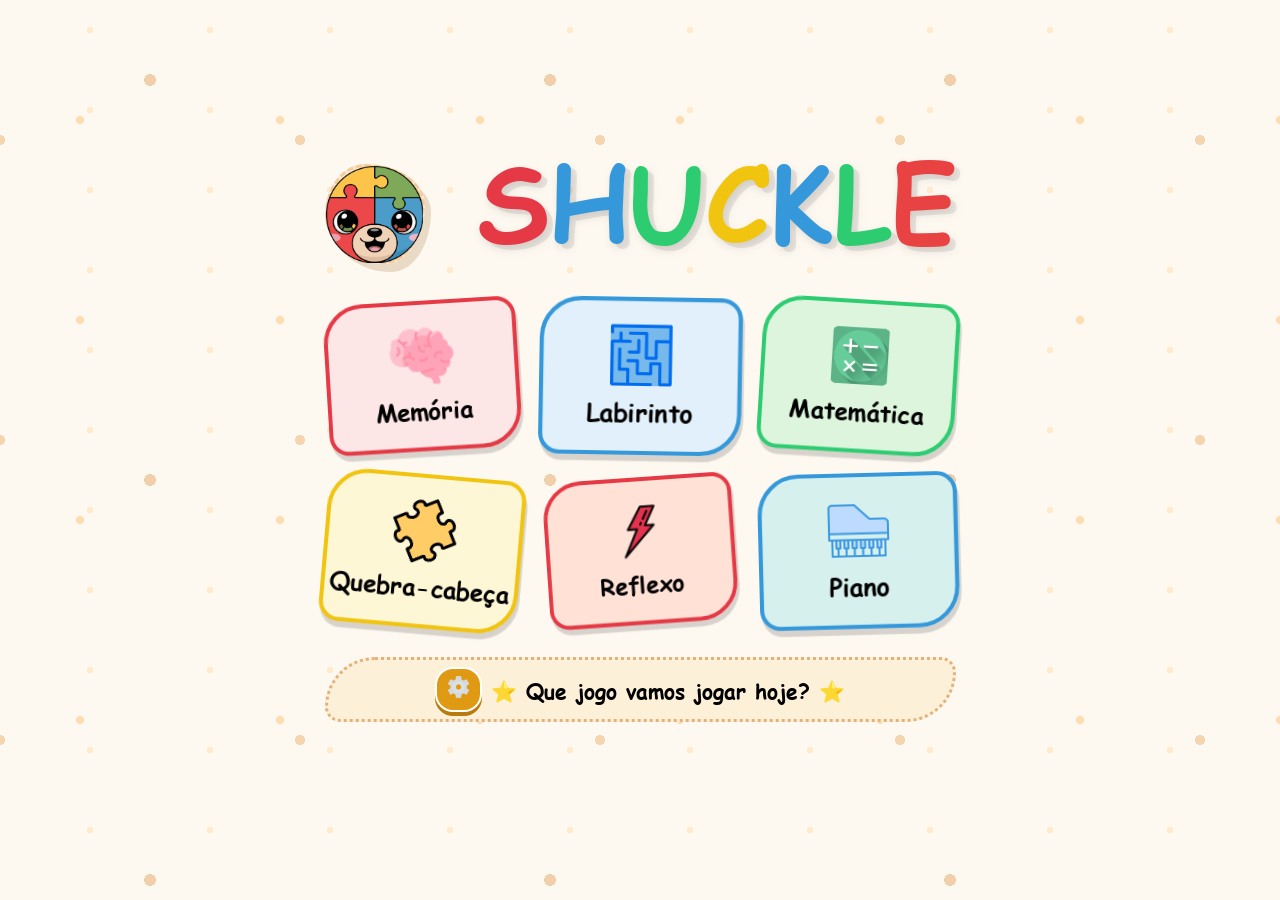
<file: assets/index.html>
<!DOCTYPE html>
<html lang="pt-BR">
<head>
    <meta charset="UTF-8">
    <meta name="viewport" content="width=device-width, initial-scale=1.0, maximum-scale=1.5, user-scalable=yes">
    <link rel="stylesheet" href="css/global.css">
    <link rel="stylesheet" href="css/style.css">
    <title>SHUCKLE</title>
    <style>
    
    </style>
</head>
<body>

    <audio id="bgMusic" loop>
  <source src="../musicas/audio.mp3" type="audio/mpeg">
</audio>

        <!-- TELA INICIAL (sempre visível, mas podemos esconder com JS) -->
        <div id="telaInicial">
            <div class="header">
                <div class="logo-placeholder" id="logoSpot"><img src="../img/Shuckle.png" alt="SHUCKLE" width="97" height="97"><br></div>
                <div class="shuckle-title">
                    <span class="s-letter">S</span><span class="h-letter">H</span><span class="u-letter">U</span><span class="c-letter">C</span><span class="k-letter">K</span><span class="l-letter">L</span><span class="e-letter">E</span>
                </div>
            </div>


            <div class="games-grid" id="menuJogos">
    <div class="game-card" style="--tempo: 2.9s; --atraso: -1s;" data-game="memoria" data-url="../jogos/memoria.html">
    <img src="../img/cerebro.png" alt="Memória" class="card-icon">
    <span>Memória</span>
    </div>
    <div class="game-card" style="--tempo: 2.8s; --atraso: 0.3s;" data-game="labirinto" data-url="../jogos/labirinto.html">
        <img src="../img/labirinto.png" alt="Labirinto" class="card-icon">
        <span>Labirinto</span>
    </div>
    <div class="game-card" style="--tempo: 2.9s; --atraso: -1s;" data-game="matematica" data-url="../jogos/matematica.html">
        <img src="../img/matematica.png" alt="Matemática" class="card-icon">
        <span>Matemática</span>
    </div>
    <div class="game-card" style="--tempo: 2.7s; --atraso: -0.2s;" data-game="quebra" data-url="../jogos/quebra.html">
        <img src="../img/quebra.png" alt="Quebra-cabeça" class="card-icon">
        <span>Quebra-cabeça</span>
    </div>
    <div class="game-card" style="--tempo: 2.8s; --atraso: -0.2s;" data-game="reflexo" data-url="../jogos/reflexo.html">
        <img src="../img/raio.png" alt="Reflexo" class="card-icon">
        <span>Reflexo</span>
    </div>
    <div class="game-card" style="--tempo: 2.84s; --atraso: 0.4s;" data-game="piano" data-url="../jogos/piano.html">
        <img src="../img/piano.png" alt="Piano" class="card-icon">
        <span>Piano</span>
    </div>
</div>
    <div class="message-area" id="messageBox">
        <button class="btn-header" id="btnSettings" onclick="irConfiguracoes()" style="background:#e09913; box-shadow: 0 4px 0 #b87c0d;" title="Configurações">
            <img src="../img/configuracoes.png" alt="Configurações" class="header-icon">
        </button>
    </span>⭐ Que jogo vamos jogar hoje? ⭐</div>
        
    </div>
        <script src="js/script.js"></script>
        <script src="global.js"></script>
        <script src="../audio.js"></script>
        <script>
const music = document.getElementById('bgMusic');


function startMusic() {

    if (!somEstaAtivo()) {
        return;
    }

    music.volume = volumeMusica();

    music.play()

        .then(() => {
            document.removeEventListener('click', startMusic);
            document.removeEventListener('touchstart', startMusic);
            document.removeEventListener('keydown', startMusic);
        })

        .catch(err => {
            console.warn('Não foi possível tocar o áudio:', err);
        });
}

document.addEventListener('click', startMusic);
document.addEventListener('touchstart', startMusic);
document.addEventListener('keydown', startMusic);
        </script>
</body>
</html>
</file>
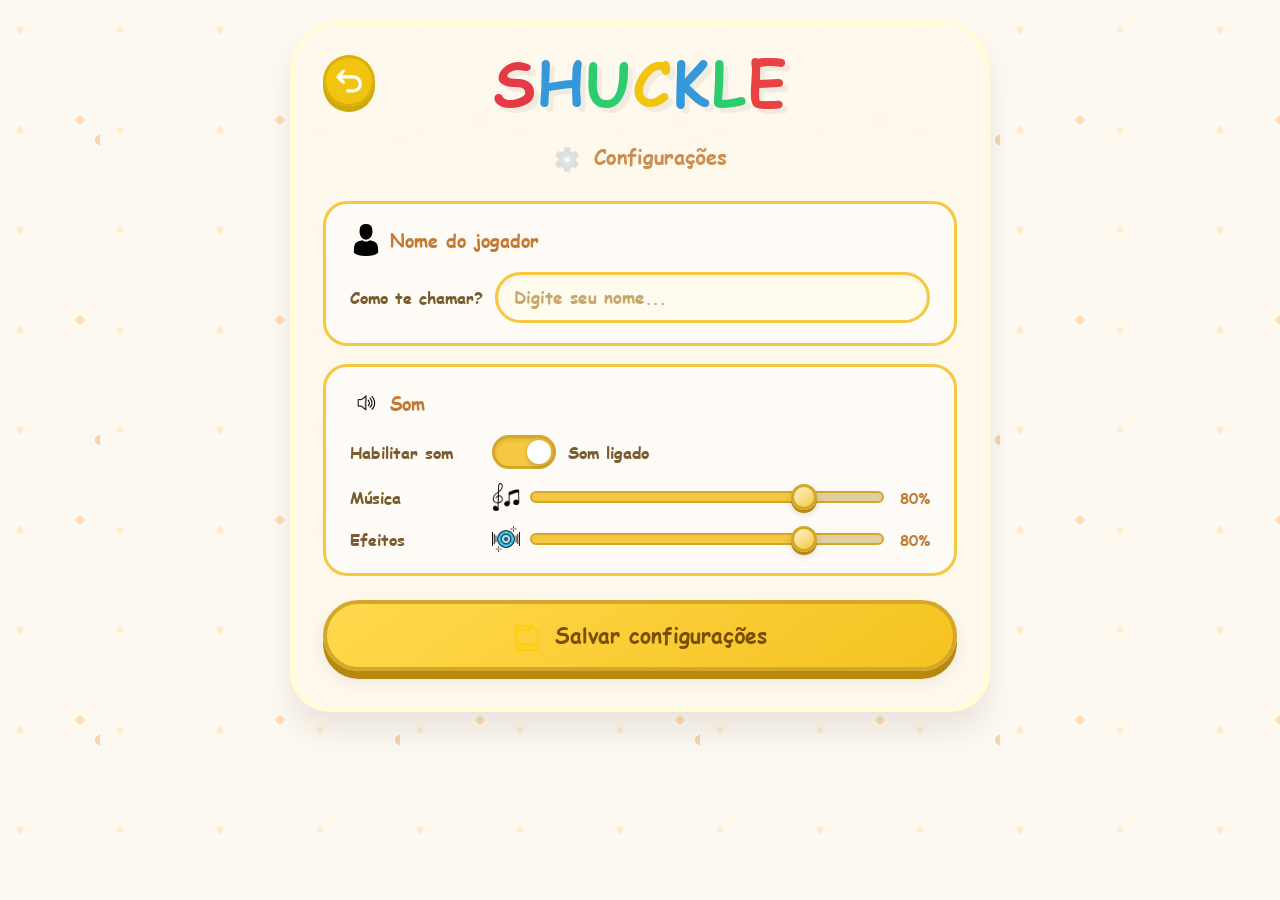
<file: assets/configuracoes.html>
<!DOCTYPE html>
<html lang="pt-BR">
<head>
<meta charset="UTF-8">
<meta name="viewport" content="width=device-width, initial-scale=1.0">
<title>SHUCKLE – Configurações</title>
<style>
/* =====================================================
   GLOBAL
   ===================================================== */
@font-face {
    font-family: 'Comic';
    src: url('../fontes/comicbd.woff2') format('woff2');
    font-weight: normal;
    font-style: normal;
}
* {
    margin: 0; padding: 0;
    box-sizing: border-box;
    font-family: 'Comic', 'Arial', sans-serif;
    -webkit-tap-highlight-color: transparent;
    user-select: none;
    -webkit-user-select: none;
}
body {
    min-height: 100vh;
    background-color: #fdf8f0;
    display: flex;
    justify-content: center;
    align-items: flex-start;
    padding: 20px 10px 40px;
    overflow-x: hidden;
    position: relative;
}
body::before, body::after {
    content: '';
    position: fixed;
    inset: -200px;
    pointer-events: none;
    z-index: 0;
}
body::before {
    background-image:
        radial-gradient(circle at 20px 30px,  #ffeacb 3px, transparent 3px),
        radial-gradient(circle at 80px 120px, #ffddb0 4px, transparent 4px);
    background-size: 100px 100px, 200px 200px;
    animation: driftSlow 18s linear infinite;
}
body::after {
    background-image:
        radial-gradient(circle at 300px 40px,  #f5d5b0 5px, transparent 5px),
        radial-gradient(circle at 450px 280px, #f0cfaa 6px, transparent 6px),
        radial-gradient(circle at 700px 180px, #f5dcc0 7px, transparent 7px);
    background-size: 300px 300px, 400px 400px, 250px 250px;
    animation: driftFast 11s linear infinite;
}
@keyframes driftSlow {
    from { transform: translate(0,0); }
    to   { transform: translate(-200px,-54px); }
}
@keyframes driftFast {
    from { transform: translate(0,0); }
    to   { transform: translate(-300px,-80px); }
}

/* =====================================================
   PAINEL PRINCIPAL
   ===================================================== */
.main-panel {
    position: relative;
    z-index: 1;
    background-color: rgba(255,248,235,0.88);
    backdrop-filter: blur(4px);
    border-radius: 50px 50px 40px 40px;
    box-shadow: 0 20px 30px rgba(0,0,0,0.08), inset 0 2px 5px rgba(255,255,255,0.8);
    width: 700px;
    max-width: 98%;
    padding: 24px 28px 36px;
    border: 5px solid rgba(255,255,200,0.6);
    animation: panelIn 0.4s cubic-bezier(0.34,1.3,0.64,1) both;
}
@keyframes panelIn {
    from { opacity:0; transform: translateY(24px) scale(0.97); }
    to   { opacity:1; transform: translateY(0) scale(1); }
}

/* =====================================================
   HEADER
   ===================================================== */
.header {
    display: flex;
    align-items: center;
    justify-content: center;
    position: relative;
    margin-bottom: 28px;
    min-height: 64px;
}
.shuckle-title {
    font-size: 3.8rem;
    font-weight: 800;
    line-height: 1;
    text-shadow: 5px 5px 0 rgba(0,0,0,0.05);
    letter-spacing: 2px;
}
.s-letter { color: #e63946; }
.h-letter { color: #3498db; }
.u-letter { color: #2ecc71; }
.c-letter { color: #f1c40f; }
.k-letter { color: #3498db; }
.l-letter { color: #2ecc71; }
.e-letter { color: #e84342; }

.btn-back {
    position: absolute;
    left: 0;
    width: 52px; height: 52px;
    border-radius: 50%;
    border: 3px solid rgba(0,0,0,0.1);
    background: #f1c40f;
    cursor: pointer;
    display: flex; align-items: center; justify-content: center;
    font-size: 1.4rem;
    box-shadow: 0 5px 0 #cfa80b;
    transition: transform 0.15s, box-shadow 0.15s;
}
.btn-back:hover  { transform: translateY(-3px); box-shadow: 0 8px 0 #d8b219; }
.btn-back:active { transform: translateY(2px);  box-shadow: 0 2px 0 #f1c40f; }

/* =====================================================
   SUBTÍTULO DA PÁGINA
   ===================================================== */
.page-subtitle {
    text-align: center;
    font-size: 1.25rem;
    color: #c47a35;
    margin-bottom: 28px;
    opacity: 0.85;
}

/* =====================================================
   SEÇÕES
   ===================================================== */
.section {
    background: rgba(255,255,255,0.55);
    border: 3px solid #f5c842;
    border-radius: 24px;
    padding: 20px 24px;
    margin-bottom: 18px;
    animation: sectionIn 0.4s ease both;
}
.section:nth-child(1) { animation-delay: 0.05s; }
.section:nth-child(2) { animation-delay: 0.10s; }
.section:nth-child(3) { animation-delay: 0.15s; }
.section:nth-child(4) { animation-delay: 0.20s; }
@keyframes sectionIn {
    from { opacity:0; transform: translateX(-12px); }
    to   { opacity:1; transform: translateX(0); }
}

.section-title {
    font-size: 1.15rem;
    font-weight: 800;
    color: #c47a35;
    margin-bottom: 16px;
    display: flex;
    align-items: center;
    gap: 8px;
}
.section-title .icon {
    font-size: 1.4rem;
    line-height: 1;
}

/* =====================================================
   LINHAS DE CONFIGURAÇÃO
   ===================================================== */
.config-row {
    display: flex;
    align-items: center;
    gap: 12px;
    margin-bottom: 14px;
}
.config-row:last-child { margin-bottom: 0; }

.config-label {
    font-size: 1rem;
    color: #7a5c30;
    min-width: 130px;
    flex-shrink: 0;
}

/* =====================================================
   SLIDER DE VOLUME
   ===================================================== */
.volume-wrap {
    display: flex;
    align-items: center;
    gap: 10px;
    flex: 1;
}
.vol-icon { font-size: 1.3rem; flex-shrink: 0; }

input[type="range"] {
    -webkit-appearance: none;
    appearance: none;
    flex: 1;
    height: 12px;
    border-radius: 999px;
    outline: none;
    cursor: pointer;
    background: linear-gradient(to right, #f5c842 0%, #f5c842 var(--pct, 80%), #e0d0a0 var(--pct, 80%), #e0d0a0 100%);
    border: 2px solid #d4a72a;
    transition: opacity 0.2s;
}
input[type="range"]:disabled { opacity: 0.35; cursor: not-allowed; }
input[type="range"]::-webkit-slider-thumb {
    -webkit-appearance: none;
    width: 26px; height: 26px;
    border-radius: 50%;
    background: linear-gradient(145deg, #fff3cc, #f5c842);
    border: 3px solid #d4a72a;
    box-shadow: 0 3px 0 #b8880c, 0 4px 8px rgba(0,0,0,0.15);
    transition: transform 0.12s, box-shadow 0.12s;
}
input[type="range"]:not(:disabled)::-webkit-slider-thumb:hover {
    transform: scale(1.15);
    box-shadow: 0 5px 0 #b8880c;
}
input[type="range"]::-moz-range-thumb {
    width: 26px; height: 26px;
    border-radius: 50%;
    background: linear-gradient(145deg, #fff3cc, #f5c842);
    border: 3px solid #d4a72a;
    box-shadow: 0 3px 0 #b8880c;
    cursor: pointer;
}
.vol-value {
    font-size: 0.95rem;
    color: #c47a35;
    min-width: 36px;
    text-align: right;
}

/* =====================================================
   TOGGLE (MUTE)
   ===================================================== */
.toggle-wrap {
    display: flex;
    align-items: center;
    gap: 12px;
}
.toggle {
    position: relative;
    width: 64px; height: 34px;
    flex-shrink: 0;
}
.toggle input { opacity: 0; width: 0; height: 0; }
.toggle-track {
    position: absolute;
    inset: 0;
    border-radius: 999px;
    background: #ddd;
    border: 3px solid #bbb;
    cursor: pointer;
    transition: background 0.25s, border-color 0.25s;
    box-shadow: inset 0 2px 4px rgba(0,0,0,0.1);
}
.toggle input:checked + .toggle-track { background: #f5c842; border-color: #d4a72a; }
.toggle-track::after {
    content: '';
    position: absolute;
    top: 2px; left: 2px;
    width: 24px; height: 24px;
    border-radius: 50%;
    background: #fff;
    box-shadow: 0 2px 4px rgba(0,0,0,0.2);
    transition: transform 0.25s cubic-bezier(0.34,1.5,0.64,1);
}
.toggle input:checked + .toggle-track::after { transform: translateX(30px); }
.toggle-label {
    font-size: 1rem;
    color: #7a5c30;
}

/* =====================================================
   INPUT DE TEXTO (NOME)
   ===================================================== */
.name-input {
    flex: 1;
    padding: 10px 16px;
    font-family: 'Comic', 'Arial', sans-serif;
    font-size: 1.05rem;
    color: #5a3e10;
    background: #fffbef;
    border: 3px solid #f5c842;
    border-radius: 50px;
    outline: none;
    box-shadow: inset 0 2px 5px rgba(0,0,0,0.05);
    transition: border-color 0.2s, box-shadow 0.2s;
    user-select: text;
    -webkit-user-select: text;
}
.name-input::placeholder { color: #c8a86a; opacity: 1; }
.name-input:focus {
    border-color: #e0a020;
    box-shadow: 0 0 0 4px rgba(245,200,66,0.25), inset 0 2px 5px rgba(0,0,0,0.05);
}

@keyframes fadeIn { from{opacity:0} to{opacity:1} }

/* =====================================================
   ÍCONES DE IMAGEM (substituem emojis)
   ===================================================== */
.section-icon {
    width: 32px;
    height: 32px;
    object-fit: contain;
    flex-shrink: 0;
}
.vol-icon-img {
    width: 28px;
    height: 28px;
    object-fit: contain;
    flex-shrink: 0;
}
.btn-back-img {
    width: 28px;
    height: 28px;
    object-fit: contain;
}
.subtitle-icon {
    width: 28px;
    height: 28px;
    object-fit: contain;
    vertical-align: middle;
    margin-right: 4px;
}
.save-icon {
    width: 26px;
    height: 26px;
    object-fit: contain;
    vertical-align: middle;
    margin-right: 6px;
}
.btn-save {
    width: 100%;
    padding: 16px;
    border-radius: 50px;
    border: 4px solid #d4a72a;
    background: linear-gradient(145deg, #ffd94d, #f5c220);
    font-family: 'Comic','Arial',sans-serif;
    font-size: 1.3rem;
    font-weight: 800;
    color: #7a4f00;
    cursor: pointer;
    box-shadow: 0 8px 0 #b8880c, 0 10px 20px rgba(0,0,0,0.08);
    transition: transform 0.15s, box-shadow 0.15s;
    margin-top: 6px;
    position: relative;
    overflow: hidden;
}
.btn-save:hover  { transform: translateY(-4px); box-shadow: 0 12px 0 #b8880c; }
.btn-save:active { transform: translateY(2px);  box-shadow: 0 4px 0 #b8880c; }
.btn-save .save-flash {
    position: absolute;
    inset: 0;
    background: rgba(255,255,255,0.5);
    transform: scaleX(0);
    transform-origin: left;
    border-radius: inherit;
    pointer-events: none;
}
.btn-save.saved .save-flash {
    animation: flash 0.4s ease forwards;
}
@keyframes flash {
    0%  { transform: scaleX(0); }
    50% { transform: scaleX(1); }
    100%{ transform: scaleX(0); opacity:0; }
}

/* =====================================================
   TOAST DE SALVO
   ===================================================== */
.toast {
    position: fixed;
    bottom: 30px;
    left: 50%;
    transform: translateX(-50%) translateY(80px);
    background: #2ecc71;
    color: #fff;
    font-size: 1.05rem;
    font-weight: 800;
    padding: 12px 28px;
    border-radius: 50px;
    box-shadow: 0 6px 20px rgba(0,0,0,0.15);
    z-index: 9000;
    transition: transform 0.35s cubic-bezier(0.34,1.4,0.64,1), opacity 0.35s;
    opacity: 0;
    pointer-events: none;
}
.toast.show {
    transform: translateX(-50%) translateY(0);
    opacity: 1;
}

/* =====================================================
   RESPONSIVE
   ===================================================== */
@media (max-width: 500px) {
    .shuckle-title  { font-size: 2.6rem; }
    .main-panel     { padding: 18px 16px 28px; }
    .config-label   { min-width: 110px; font-size: 0.9rem; }
}
</style>
</head>
<body>

<div class="main-panel">

    <!-- HEADER -->
    <div class="header">
        <button class="btn-back" onclick="goBack()" title="Voltar">
            <!-- ⬇️ ÍCONE: botão voltar -->
            <img src="../img/voltar.png" alt="Voltar" class="btn-back-img">
        </button>
        <div class="shuckle-title">
            <span class="s-letter">S</span><span class="h-letter">H</span><span class="u-letter">U</span><span class="c-letter">C</span><span class="k-letter">K</span><span class="l-letter">L</span><span class="e-letter">E</span>
        </div>
    </div>

    <p class="page-subtitle">
        <!-- ⬇️ ÍCONE: engrenagem / configurações -->
        <img src="../img/configuracoes.png" alt="" class="subtitle-icon">
        Configurações
    </p>

    <!-- ── SEÇÃO: NOME DO JOGADOR ── -->
    <div class="section">
        <div class="section-title">
            <!-- ⬇️ ÍCONE: perfil / jogador -->
            <img src="../img/jogador.png" alt="" class="section-icon">
            Nome do jogador
        </div>
        <div class="config-row">
            <label class="config-label" for="input-nome">Como te chamar?</label>
            <input class="name-input" id="input-nome" type="text" maxlength="20" placeholder="Digite seu nome...">
        </div>
    </div>

    <!-- ── SEÇÃO: SOM ── -->
    <div class="section">
        <div class="section-title">
            <!-- ⬇️ ÍCONE: som / alto-falante -->
            <img src="../img/som.png" alt="" class="section-icon">
            Som
        </div>

        <!-- Habilitar som (toggle — ligado = som ativo) -->
        <div class="config-row">
            <span class="config-label">Habilitar som</span>
            <div class="toggle-wrap">
                <label class="toggle">
                    <input type="checkbox" id="toggle-som">
                    <span class="toggle-track"></span>
                </label>
                <span class="toggle-label" id="mute-label">Som ligado</span>
            </div>
        </div>

        <!-- Volume música -->
        <div class="config-row">
            <span class="config-label">Música</span>
            <div class="volume-wrap">
                <!-- ⬇️ ÍCONE: nota musical -->
                <img src="../img/musica.png" alt="" class="vol-icon-img">
                <input type="range" id="slider-musica" min="0" max="100" value="80">
                <span class="vol-value" id="val-musica">80%</span>
            </div>
        </div>

        <!-- Volume efeitos -->
        <div class="config-row">
            <span class="config-label">Efeitos</span>
            <div class="volume-wrap">
                <!-- ⬇️ ÍCONE: efeitos sonoros -->
                <img src="../img/efeitos.png" alt="" class="vol-icon-img">
                <input type="range" id="slider-efeitos" min="0" max="100" value="80">
                <span class="vol-value" id="val-efeitos">80%</span>
            </div>
        </div>
    </div>

    <button class="btn-save" id="btn-save" onclick="salvarConfiguracoes()">
        <!-- ⬇️ ÍCONE: salvar / disquete -->
        <img src="../img/salvar.png" alt="" class="save-icon">
        Salvar configurações
        <span class="save-flash"></span>
    </button>

</div><!-- /.main-panel -->

<!-- TOAST -->
<div class="toast" id="toast">✅ Configurações salvas!</div>
<script src="../audio.js"></script>
<script>
/* =====================================================
   INICIALIZAÇÃO — lê o localStorage e preenche os campos
   ===================================================== */
window.addEventListener('DOMContentLoaded', () => {
    const cfg = carregarConfig();

    document.getElementById('input-nome').value     = cfg.nome      ?? '';
    /* toggle-som: checked = som habilitado (true por padrão) */
    document.getElementById('toggle-som').checked   = cfg.somAtivo  ?? true;
    document.getElementById('slider-musica').value  = cfg.volMusica  ?? 80;
    document.getElementById('slider-efeitos').value = cfg.volEfeitos ?? 80;

    atualizarSlider('slider-musica',  'val-musica');
    atualizarSlider('slider-efeitos', 'val-efeitos');
    atualizarToggleSom();
});

/* =====================================================
   SLIDERS
   ===================================================== */
['slider-musica', 'slider-efeitos'].forEach(id => {
    const valId = id === 'slider-musica' ? 'val-musica' : 'val-efeitos';
    document.getElementById(id).addEventListener('input', () => atualizarSlider(id, valId));
});

function atualizarSlider(sliderId, valId) {
    const el  = document.getElementById(sliderId);
    const pct = el.value;
    document.getElementById(valId).textContent = pct + '%';
    el.style.setProperty('--pct', pct + '%');
}

/* =====================================================
   TOGGLE DE SOM
   checked = true  → som habilitado  → sliders ativos
   checked = false → som desabilitado → sliders desativados
   ===================================================== */
document.getElementById('toggle-som').addEventListener('change', atualizarToggleSom);

function atualizarToggleSom() {
    const somAtivo = document.getElementById('toggle-som').checked;
    document.getElementById('mute-label').textContent = somAtivo ? 'Som ligado' : 'Som desligado';
    document.querySelectorAll('input[type="range"]').forEach(s => s.disabled = !somAtivo);
}

/* =====================================================
   SALVAR
   ===================================================== */
function salvarConfiguracoes() {
    const cfg = {
        nome:       document.getElementById('input-nome').value.trim(),
        somAtivo:   document.getElementById('toggle-som').checked,
        /* mudo é o inverso de somAtivo — mantemos ambos para
           compatibilidade com o global.js existente */
        mudo:       !document.getElementById('toggle-som').checked,
        volMusica:  parseInt(document.getElementById('slider-musica').value),
        volEfeitos: parseInt(document.getElementById('slider-efeitos').value),
    };
    localStorage.setItem('shuckle_config', JSON.stringify(cfg));

    const btn = document.getElementById('btn-save');
    btn.classList.remove('saved');
    void btn.offsetWidth;
    btn.classList.add('saved');

    mostrarToast('✅ Configurações salvas!');
}

function carregarConfig() {
    try { return JSON.parse(localStorage.getItem('shuckle_config')) || {}; }
    catch { return {}; }
}

/* =====================================================
   TOAST
   ===================================================== */
let toastTimer;
function mostrarToast(msg) {
    const t = document.getElementById('toast');
    t.textContent = msg;
    t.classList.add('show');
    clearTimeout(toastTimer);
    toastTimer = setTimeout(() => t.classList.remove('show'), 2200);
}

/* =====================================================
   VOLTAR
   ===================================================== */
function goBack() {
    if (history.length > 1) { history.back(); }
    else { window.location.href = 'index.html'; }
}
</script>
</body>
</html>
</file>
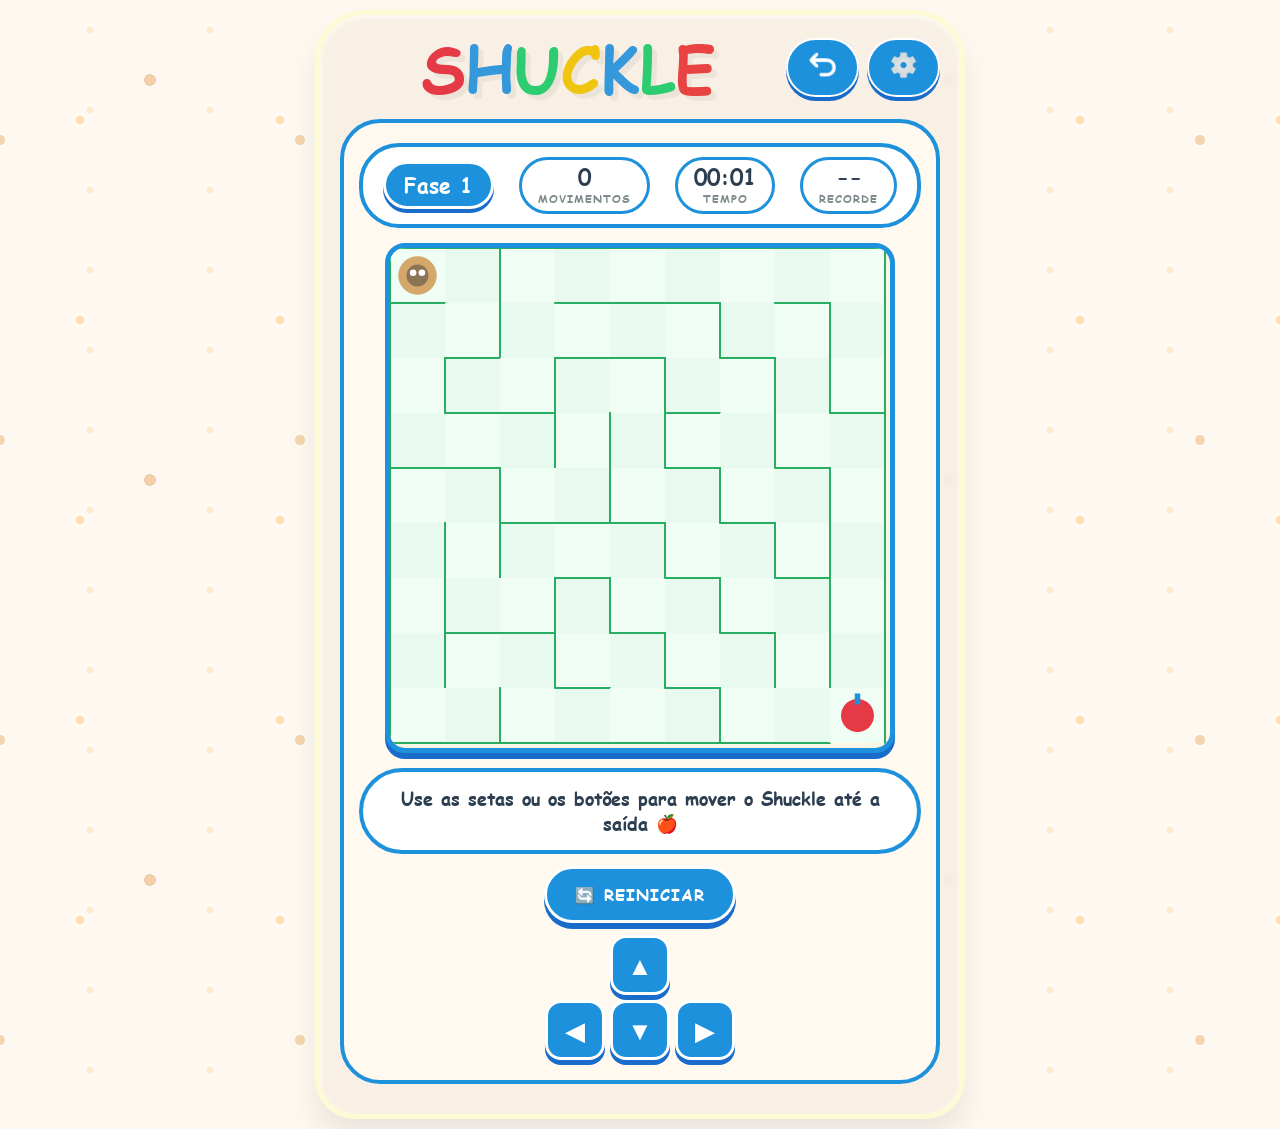
<file: jogos/labirinto.html>
<!DOCTYPE html>
<html lang="pt-BR">
<head>
    <meta charset="UTF-8">
    <meta name="viewport" content="width=device-width, initial-scale=1.0, maximum-scale=1.5">
    <title>SHUCKLE · Labirinto</title>
    <style>
        /* ── FONTE ── */
        @font-face {
            font-family: 'Comic';
            src: url('../fontes/comicbd.woff2') format('woff2');
            font-weight: normal;
            font-style: normal;
        }

        /* ── RESET & BASE ── */
        * {
            margin: 0;
            padding: 0;
            box-sizing: border-box;
            font-family: 'Comic', 'Arial', sans-serif;
            -webkit-tap-highlight-color: transparent;
            user-select: none;
            -webkit-user-select: none;
        }

        body {
            min-height: 100vh;
            background-color: #fdf8f0;
            display: flex;
            justify-content: center;
            align-items: center;
            padding: 10px;
            overflow: hidden;
        }

        /* ── FUNDO ANIMADO (do global.css) ── */
        body::before,
        body::after {
            content: '';
            position: fixed;
            inset: -200px;
            pointer-events: none;
            z-index: 0;
        }

        body::before {
            background-image:
                radial-gradient(circle at 50px 70px,  #ffeacb 3px, transparent 3px),
                radial-gradient(circle at 80px 120px, #ffddb0 4px, transparent 4px);
            background-size: 120px 80px, 200px 200px;
            animation: driftSlow 18s linear infinite;
        }

        body::after {
            background-image:
                radial-gradient(circle at 200px 40px,  #f5d5b0 5px, transparent 5px),
                radial-gradient(circle at 350px 280px, #f0cfaa 6px, transparent 6px),
                radial-gradient(circle at 700px 180px, #f5dcc0 7px, transparent 7px);
            background-size: 300px 300px, 400px 400px, 250px 250px;
            animation: driftFast 18s linear infinite;
        }

        @keyframes driftSlow {
            from { transform: translate(0, 0); }
            to   { transform: translate(-200px, -54px); }
        }

        @keyframes driftFast {
            from { transform: translate(0, 0); }
            to   { transform: translate(-300px, -80px); }
        }

        /* ── Z-INDEX GERAL ── */
        .main-panel, .header, [class] {
            position: relative;
            z-index: 1;
        }

        /* ── PAINEL PRINCIPAL ── */
        .main-panel {
            background-color: rgba(247, 239, 226, 0.85);
            backdrop-filter: blur(3px);
            border-radius: 50px 50px 40px 40px;
            box-shadow:
                0 20px 30px rgba(0,0,0,0.08),
                inset 0 2px 5px rgba(255,255,255,0.8);
            width: 650px;
            max-width: 98%;
            padding: 20px 20px 30px 20px;
            border: 5px solid rgba(255,255,200,0.6);
        }

        /* ── HEADER ── */
        .header {
            display: flex;
            align-items: center;
            justify-content: space-between;
            margin-bottom: 20px;
            flex-wrap: wrap;
        }

        .logo-placeholder {
            width: 10px;
            height: 10px;
        }

        .shuckle-title {
            font-size: 4rem;
            font-weight: 800;
            line-height: 1;
            text-shadow: 5px 5px 0 rgba(0,0,0,0.05);
        }

        .s-letter { color: #e63946; }
        .h-letter { color: #3498db; }
        .u-letter { color: #2ecc71; }
        .c-letter { color: #f1c40f; }
        .k-letter { color: #3498db; }
        .l-letter { color: #2ecc71; }
        .e-letter { color: #e84342; }

        .header-buttons {
            display: flex;
            gap: 8px;
        }

        .btn-header {
            background: #1e91dd;
            border: 2px solid white;
            padding: 10px 20px;
            border-radius: 30px;
            font-size: 1.2rem;
            font-weight: bold;
            color: white;
            box-shadow: 0 4px 0 #196cca;
            cursor: pointer;
            transition: 0.1s;
        }

        .btn-header:hover { transform: translateY(-2px); }
        .btn-header:active { transform: translateY(3px); box-shadow: 0 1px 0 #196cca; }

        .header-icon {
            width: 29px;
            height: 29px;
            object-fit: contain;
        }

        /* ── TELA DO JOGO ── */
        .maze-game-screen {
            background: rgba(255,250,240,0.9);
            border-radius: 40px;
            padding: 20px 15px;
            border: 4px solid #1e91dd;
        }

        /* ── STATS HEADER ── */
        .maze-header {
            display: flex;
            justify-content: space-between;
            align-items: center;
            background: #ffffff;
            padding: 10px 20px;
            border-radius: 40px;
            font-size: 1.2rem;
            font-weight: bold;
            margin-bottom: 15px;
            flex-wrap: wrap;
            gap: 8px;
            border: 4px solid #1e91dd;
        }

        .stat-pill {
            background: #ffffff;
            padding: 5px 16px;
            border-radius: 30px;
            text-align: center;
            border: 3px solid #1e91dd;
        }

        .stat-value {
            font-size: 1.4rem;
            font-weight: bold;
            color: #2c3e50;
            line-height: 1.1;
        }

        .stat-label {
            font-size: 0.7rem;
            color: #7f8c8d;
            text-transform: uppercase;
            letter-spacing: 1px;
        }

        .level-badge {
            background: #1e91dd;
            color: white;
            border-radius: 30px;
            padding: 6px 18px;
            font-size: 1.3rem;
            font-weight: bold;
            border: 3px solid white;
            box-shadow: 0 4px 0 #196cca;
        }

        /* ── CANVAS ── */
        .maze-container {
            display: flex;
            justify-content: center;
            margin: 15px 0;
        }

        canvas {
            border: 5px solid #1e91dd;
            border-radius: 20px;
            box-shadow: 0 6px 0 #196cca, inset 0 0 20px rgba(46,204,113,0.08);
            background: #fff8e7;
            max-width: 100%;
            height: auto;
        }

        /* ── MENSAGEM ── */
        .message-area {
            background: white;
            border-radius: 70px;
            padding: 14px 20px;
            text-align: center;
            font-size: 1.1rem;
            font-weight: bold;
            border: 4px solid #1e91dd;
            margin: 12px 0;
            color: #2c3e50;
        }

        /* ── BOTÕES PRINCIPAIS ── */
        .controls {
            display: flex;
            gap: 10px;
            justify-content: center;
            flex-wrap: wrap;
            margin: 12px 0;
        }

        .btn {
            background: #1e91dd;
            border: 3px solid white;
            padding: 14px 28px;
            border-radius: 50px;
            font-size: 1rem;
            font-weight: bold;
            color: white;
            box-shadow: 0 6px 0 #196cca;
            cursor: pointer;
            transition: 0.1s;
            text-transform: uppercase;
            letter-spacing: 1px;
        }

        .btn:hover  { transform: translateY(-3px); box-shadow: 0 9px 0 #196cca; }
        .btn:active { transform: translateY(4px);  box-shadow: 0 2px 0 #196cca; }

        /* ── D-PAD ── */
        .btn-directional {
            display: grid;
            grid-template-columns: repeat(3, 60px);
            grid-template-rows: repeat(2, 60px);
            gap: 5px;
            justify-content: center;
            margin: 10px 0 0;
        }

        .btn-dir {
            width: 60px;
            height: 60px;
            background: #1e91dd;
            border: 3px solid white;
            border-radius: 16px;
            color: white;
            font-size: 1.6rem;
            cursor: pointer;
            box-shadow: 0 5px 0 #196cca;
            display: flex;
            align-items: center;
            justify-content: center;
            transition: 0.1s;
        }

        .btn-dir:active {
            transform: translateY(4px);
            box-shadow: 0 1px 0 #196cca;
        }

        .btn-dir.empty {
            background: transparent;
            border: none;
            box-shadow: none;
            cursor: default;
            pointer-events: none;
        }

        /* ── OVERLAY DE VITÓRIA ── */
        .victory-overlay {
            display: none;
            position: fixed;
            top: 0; left: 0;
            width: 100%; height: 100%;
            background: rgba(0,0,0,0.5);
            z-index: 10;
            justify-content: center;
            align-items: center;
        }

        .victory-modal {
            background: rgba(255,255,255,0.97);
            backdrop-filter: blur(10px);
            border-radius: 50px;
            padding: 40px 35px;
            text-align: center;
            border: 6px solid #1e91dd;
            box-shadow: 0 10px 0 #196cca, 0 20px 40px rgba(0,0,0,0.15);
            max-width: 380px;
            width: 90%;
        }

        .victory-modal .icon {
            font-size: 4rem;
            margin-bottom: 10px;
        }

        .victory-modal h2 {
            font-size: 2rem;
            color: #2c3e50;
            margin-bottom: 12px;
        }

        .victory-modal p {
            font-size: 1.1rem;
            color: #7f8c8d;
            margin-bottom: 20px;
        }

        /* ── RESPONSIVO ── */
        @media (max-width: 600px) {
            .shuckle-title { font-size: 2.8rem; }

            .maze-header { font-size: 1rem; padding: 8px 12px; }

            .btn-directional {
                grid-template-columns: repeat(3, 52px);
                grid-template-rows: repeat(2, 52px);
            }

            .btn-dir {
                width: 52px;
                height: 52px;
                font-size: 1.3rem;
            }
        }
    </style>
</head>
<body>
<audio id="bgMusic" loop>
  <source src="../musicas/audio.mp3" type="audio/mpeg">
</audio>
<div class="main-panel">

    <!-- ── HEADER ── -->
    <div class="header">
        <div class="logo-placeholder"></div>
        <div class="shuckle-title">
            <span class="s-letter">S</span><span class="h-letter">H</span><span class="u-letter">U</span><span class="c-letter">C</span><span class="k-letter">K</span><span class="l-letter">L</span><span class="e-letter">E</span>
        </div>
        <div class="header-buttons">
            <button class="btn-header" id="btnBack" title="Voltar" onclick="voltarParaHome()">
                <img src="../img/voltar.png" alt="Voltar" class="header-icon">
            </button>
            <button class="btn-header" onclick="irConfiguracoes()" title="Configurações">
                <img src="../img/configuracoes.png" alt="Configurações" class="header-icon">
            </button>
        </div>
    </div>

    <!-- ── TELA DO JOGO ── -->
    <div class="maze-game-screen">

        <!-- Stats bar -->
        <div class="maze-header">
            <div class="level-badge">Fase <span id="levelNumber">1</span></div>
            <div class="stat-pill">
                <div class="stat-value" id="movesCount">0</div>
                <div class="stat-label">Movimentos</div>
            </div>
            <div class="stat-pill">
                <div class="stat-value" id="timeDisplay">00:00</div>
                <div class="stat-label">Tempo</div>
            </div>
            <div class="stat-pill">
                <div class="stat-value" id="bestScore">--</div>
                <div class="stat-label">Recorde</div>
            </div>
        </div>

        <!-- Canvas -->
        <div class="maze-container">
            <canvas id="mazeCanvas" width="500" height="500"></canvas>
        </div>

        <!-- Mensagem -->
        <div class="message-area" id="messageBox">
            Use as setas ou os botões para mover o Shuckle até a saída 🍎
        </div>

        <!-- Botões de ação -->
        <div class="controls">
            <button class="btn" onclick="resetLevel()">🔄 Reiniciar</button>
        </div>

        <!-- D-Pad -->
        <div class="btn-directional">
            <div class="btn-dir empty"></div>
            <button class="btn-dir" onclick="movePlayer('up')">▲</button>
            <div class="btn-dir empty"></div>
            <button class="btn-dir" onclick="movePlayer('left')">◀</button>
            <button class="btn-dir" onclick="movePlayer('down')">▼</button>
            <button class="btn-dir" onclick="movePlayer('right')">▶</button>
        </div>

    </div><!-- /maze-game-screen -->
</div><!-- /main-panel -->

<!-- ── OVERLAY DE VITÓRIA ── -->
<div class="victory-overlay" id="victoryOverlay">
    <div class="victory-modal">
        <div class="icon">🎉</div>
        <h2>Fase Concluída!</h2>
        <p id="victoryMessage"></p>
        <button class="btn" onclick="nextLevel()">▶ Próxima Fase</button>
    </div>
</div>

<script src="../audio.js"></script>
<script>
    const canvas = document.getElementById('mazeCanvas');
    const ctx    = canvas.getContext('2d');

    let maze          = null;
    let playerPos     = { x: 0, y: 0 };
    let exitPos       = { x: 0, y: 0 };
    let currentLevel  = 1;
    let moves         = 0;
    let seconds       = 0;
    let timerInterval = null;
    let bestScores    = {};
    let gameActive    = false;

    function getLevelConfig(level) {
        return {
            size:            Math.min(7 + level * 2, 31),
            timeLimit:       30 + level * 15,
            scoreMultiplier: 1 + level * 0.5
        };
    }

    function generateMaze(width, height) {
        const grid = [];
        for (let y = 0; y < height; y++) {
            const row = [];
            for (let x = 0; x < width; x++) {
                row.push({ x, y, walls: [true, true, true, true], visited: false });
            }
            grid.push(row);
        }

        function getUnvisitedNeighbors(cell) {
            const { x, y } = cell;
            const neighbors = [];
            if (y > 0          && !grid[y-1][x].visited) neighbors.push({ cell: grid[y-1][x], wall: 0, oppositeWall: 2 });
            if (x < width-1    && !grid[y][x+1].visited) neighbors.push({ cell: grid[y][x+1], wall: 1, oppositeWall: 3 });
            if (y < height-1   && !grid[y+1][x].visited) neighbors.push({ cell: grid[y+1][x], wall: 2, oppositeWall: 0 });
            if (x > 0          && !grid[y][x-1].visited) neighbors.push({ cell: grid[y][x-1], wall: 3, oppositeWall: 1 });
            return neighbors.sort(() => Math.random() - 0.5);
        }

        const stack     = [];
        const startCell = grid[0][0];
        startCell.visited = true;
        stack.push(startCell);

        while (stack.length > 0) {
            const current   = stack[stack.length - 1];
            const neighbors = getUnvisitedNeighbors(current);
            if (neighbors.length > 0) {
                const next = neighbors[0];
                next.cell.visited = true;
                current.walls[next.wall]             = false;
                next.cell.walls[next.oppositeWall]   = false;
                stack.push(next.cell);
            } else {
                stack.pop();
            }
        }

        const exit = grid[height-1][width-1];
        if (exit.walls[2]) exit.walls[2] = false;
        return grid;
    }

    function goBack() {
    if (screenGame.style.display === 'flex') { goToSelect(); }
    else if (screenWin.style.display === 'flex') { goToSelect(); }
    else {
        /* voltar para o menu principal do SHUCKLE */
        history.back();
    }
}

    function ensurePathExists(maze, startX, startY, exitX, exitY) {
        const visited = new Set();
        const stack   = [{ x: startX, y: startY }];
        visited.add(`${startX},${startY}`);

        while (stack.length > 0) {
            const { x, y } = stack.pop();
            if (x === exitX && y === exitY) return true;
            const cell = maze[y][x];
            const dirs = [
                { dx:  0, dy: -1, wall: 0 },
                { dx:  1, dy:  0, wall: 1 },
                { dx:  0, dy:  1, wall: 2 },
                { dx: -1, dy:  0, wall: 3 }
            ];
            for (const dir of dirs) {
                if (!cell.walls[dir.wall]) {
                    const nx  = x + dir.dx;
                    const ny  = y + dir.dy;
                    const key = `${nx},${ny}`;
                    if (nx >= 0 && nx < maze[0].length && ny >= 0 && ny < maze.length && !visited.has(key)) {
                        visited.add(key);
                        stack.push({ x: nx, y: ny });
                    }
                }
            }
        }
        return false;
    }

    function initLevel(level) {
        const config = getLevelConfig(level);
        const size   = config.size % 2 === 0 ? config.size + 1 : config.size;

        let attempts = 0;
        do {
            maze = generateMaze(size, size);
            attempts++;
            if (attempts > 50) break;
        } while (!ensurePathExists(maze, 0, 0, size-1, size-1));

        playerPos  = { x: 0, y: 0 };
        exitPos    = { x: size-1, y: size-1 };
        moves      = 0;
        seconds    = 0;
        gameActive = true;

        updateStats();
        startTimer();
        drawMaze();

        document.getElementById('levelNumber').textContent = level;
        document.getElementById('messageBox').textContent  =
            `Fase ${level} — encontre a saída! Tamanho: ${size}×${size}`;
        document.getElementById('victoryOverlay').style.display = 'none';
    }

    function drawMaze() {
        if (!maze) return;

        const cols     = maze[0].length;
        const rows     = maze.length;
        const cellSize = Math.floor(canvas.width / cols);

        ctx.clearRect(0, 0, canvas.width, canvas.height);

        for (let y = 0; y < rows; y++) {
            for (let x = 0; x < cols; x++) {
                const cell = maze[y][x];
                const px   = x * cellSize;
                const py   = y * cellSize;

                ctx.fillStyle = (x + y) % 2 === 0 ? '#f0fdf5' : '#e8faf0';
                ctx.fillRect(px, py, cellSize, cellSize);

                ctx.strokeStyle = '#27ae60';
                ctx.lineWidth   = 2;
                ctx.lineCap     = 'round';

                if (cell.walls[0]) { ctx.beginPath(); ctx.moveTo(px, py);             ctx.lineTo(px + cellSize, py);             ctx.stroke(); }
                if (cell.walls[1]) { ctx.beginPath(); ctx.moveTo(px + cellSize, py);  ctx.lineTo(px + cellSize, py + cellSize);  ctx.stroke(); }
                if (cell.walls[2]) { ctx.beginPath(); ctx.moveTo(px, py + cellSize);  ctx.lineTo(px + cellSize, py + cellSize);  ctx.stroke(); }
                if (cell.walls[3]) { ctx.beginPath(); ctx.moveTo(px, py);             ctx.lineTo(px, py + cellSize);             ctx.stroke(); }
            }
        }

        // Saída (maçã vermelha)
        const ex = exitPos.x * cellSize + cellSize / 2;
        const ey = exitPos.y * cellSize + cellSize / 2;
        ctx.fillStyle = '#e63946';
        ctx.beginPath();
        ctx.arc(ex, ey, cellSize * 0.3, 0, Math.PI * 2);
        ctx.fill();
        ctx.fillStyle = '#1e91dd';
        ctx.fillRect(ex - cellSize * 0.05, ey - cellSize * 0.4, cellSize * 0.1, cellSize * 0.2);

        // Jogador (Shuckle)
        const px = playerPos.x * cellSize + cellSize / 2;
        const py = playerPos.y * cellSize + cellSize / 2;
        ctx.fillStyle = '#d4a76a';
        ctx.beginPath();
        ctx.arc(px, py, cellSize * 0.35, 0, Math.PI * 2);
        ctx.fill();
        ctx.fillStyle = '#8b7355';
        ctx.beginPath();
        ctx.arc(px, py, cellSize * 0.2, 0, Math.PI * 2);
        ctx.fill();
        ctx.fillStyle = 'white';
        ctx.beginPath();
        ctx.arc(px - cellSize * 0.08, py - cellSize * 0.05, cellSize * 0.06, 0, Math.PI * 2);
        ctx.fill();
        ctx.beginPath();
        ctx.arc(px + cellSize * 0.08, py - cellSize * 0.05, cellSize * 0.06, 0, Math.PI * 2);
        ctx.fill();
    }

    function movePlayer(direction) {
        if (!gameActive || !maze) return;

        const cell = maze[playerPos.y][playerPos.x];
        let newX   = playerPos.x;
        let newY   = playerPos.y;

        switch (direction) {
            case 'up':    if (!cell.walls[0]) newY--; break;
            case 'right': if (!cell.walls[1]) newX++; break;
            case 'down':  if (!cell.walls[2]) newY++; break;
            case 'left':  if (!cell.walls[3]) newX--; break;
        }

        if (newX !== playerPos.x || newY !== playerPos.y) {
            playerPos.x = newX;
            playerPos.y = newY;
            moves++;
            updateStats();
            drawMaze();
            if (playerPos.x === exitPos.x && playerPos.y === exitPos.y) levelComplete();
        }
    }

    function levelComplete() {
        gameActive = false;
        clearInterval(timerInterval);

        const config = getLevelConfig(currentLevel);
        const score  = Math.max(0, Math.floor((config.timeLimit - seconds) * config.scoreMultiplier * 10));

        if (!bestScores[currentLevel] || moves < bestScores[currentLevel].moves) {
            bestScores[currentLevel] = { moves, time: seconds, score };
        }

        document.getElementById('victoryMessage').textContent =
            `Movimentos: ${moves} · Tempo: ${formatTime(seconds)} · Pontuação: ${score}`;
        document.getElementById('victoryOverlay').style.display = 'flex';
        document.getElementById('messageBox').textContent = '🎉 Você encontrou a saída!';
        updateStats();
    }

    function nextLevel()  { currentLevel++; initLevel(currentLevel); }

    function resetLevel() { clearInterval(timerInterval); initLevel(currentLevel); }

    function newGame() {
        clearInterval(timerInterval);
        currentLevel = 1;
        moves        = 0;
        seconds      = 0;
        bestScores   = {};
        initLevel(1);
        document.getElementById('messageBox').textContent = 'Novo jogo iniciado! Boa sorte 🍀';
    }
    function voltarParaHome() {
    window.location.href = '../assets/index.html';
    // ou
    // window.location.href = '/assets/index.html';
}

    function irConfiguracoes() { window.location.href = '../assets/configuracoes.html'; }

    function startTimer() {
        clearInterval(timerInterval);
        seconds       = 0;
        timerInterval = setInterval(() => { if (gameActive) { seconds++; updateStats(); } }, 1000);
    }

    function updateStats() {
        document.getElementById('movesCount').textContent  = moves;
        document.getElementById('timeDisplay').textContent = formatTime(seconds);
        document.getElementById('bestScore').textContent   =
            bestScores[currentLevel] ? `${bestScores[currentLevel].moves} mov` : '--';
    }

    function formatTime(total) {
        const m = Math.floor(total / 60);
        const s = total % 60;
        return `${String(m).padStart(2,'0')}:${String(s).padStart(2,'0')}`;
    }

    document.addEventListener('keydown', e => {
        if (!gameActive) return;
        const map = { ArrowUp:'up', w:'up', W:'up', ArrowRight:'right', d:'right', D:'right',
                      ArrowDown:'down', s:'down', S:'down', ArrowLeft:'left', a:'left', A:'left' };
        if (map[e.key]) { e.preventDefault(); movePlayer(map[e.key]); }
    });

    initLevel(1);
    document.getElementById('messageBox').textContent = 'Use as setas ou os botões para mover o Shuckle até a saída 🍎';

const music = document.getElementById('bgMusic');

function startMusic() {

    if (!somEstaAtivo()) {
        return;
    }

    music.volume = volumeMusica();

    music.play()

        .then(() => {
            document.removeEventListener('click', startMusic);
            document.removeEventListener('touchstart', startMusic);
            document.removeEventListener('keydown', startMusic);
        })

        .catch(err => {
            console.warn('Não foi possível tocar o áudio:', err);
        });
}

document.addEventListener('click', startMusic);
document.addEventListener('touchstart', startMusic);
document.addEventListener('keydown', startMusic);

</script>
</body>
</html>
</file>
<file: assets/css/global.css>
@font-face {
    font-family: 'Comic'; /* Nome que você usará no restante do CSS */
    src: url('../../fontes/comicbd.woff2') format('woff2'); /* Caminho relativo do CSS para a fonte */
    font-weight: normal;
    font-style: normal;
}


* {
    margin: 0;
    padding: 0;
    box-sizing: border-box;
    font-family: 'Comic', 'Arial', sans-serif;
}

/* ---------- FUNDO PADRÃO ---------- */
body {
    min-height: 100vh;
    background-color: #fdf8f0;
    display: flex;
    justify-content: center;
    align-items: center;
    padding: 10px;
    position: relative;
}

/* Cada camada é um pseudo-elemento ou div separado,
   com tamanho maior que a tela para nunca mostrar borda */
body::before,
body::after {
    content: '';
    position: fixed;
    inset: -200px; /* extrapola a tela em todos os lados */
    pointer-events: none;
    z-index: 0;
}

/* Camada 1 — pontos menores, mais lentos */
body::before {
    background-image:
        radial-gradient(circle at 50px 70px,  #ffeacb 3px, transparent 3px),
        radial-gradient(circle at 80px 120px, #ffddb0 4px, transparent 4px);
    background-size:
        120px 80px,
        200px 200px;
    animation: driftSlow 30s linear infinite;
}

/* Camada 2 — pontos maiores, mais rápidos */
body::after {
    background-image:
        radial-gradient(circle at 200px 40px,  #f5d5b0 5px, transparent 5px),
        radial-gradient(circle at 350px 280px, #f0cfaa 6px, transparent 6px),
        radial-gradient(circle at 700px 180px, #f5dcc0 7px, transparent 7px);
    background-size:
        300px 300px,
        400px 400px,
        250px 250px;
    animation: driftFast 25s linear infinite;
}

/* Movimento diagonal: translateX percorre exatamente 1 tile,
   translateY é ~27% disso para simular 15° de inclinação
   (tan 15° ≈ 0.268). Assim o padrão casa perfeitamente no loop. */
@keyframes driftSlow {
    from { transform: translate(0, 0); }
    to   { transform: translate(-200px, -54px); }  /* 200px tile, 200×tan15°≈54 */
}

@keyframes driftFast {
    from { transform: translate(0, 0); }
    to   { transform: translate(-300px, -80px); }  /* 300px tile, 300×tan15°≈80 */
}

/* Garante que o conteúdo fique acima das camadas de fundo */
.main-panel,
.header,
[class] {
    position: relative;
    z-index: 1;
}

/* ---------- PAINEL PRINCIPAL PADRÃO ---------- */
.main-panel {
    background-color: rgba(255, 248, 235, 0.8);
    backdrop-filter: blur(3px);
    border-radius: 50px 50px 40px 40px;
    box-shadow: 0 20px 30px rgba(0, 0, 0, 0.08), inset 0 2px 5px rgba(255,255,255,0.8);
    width: 1200px;
    max-width: 98%;
    padding: 20px 20px 30px 20px;
    border: 5px solid rgba(255, 255, 200, 0.6);
    position: relative;
    z-index: 2;
    transition: all 0.2s;
}

/* ---------- CORES DO TÍTULO ---------- */
.s-letter { color: #e63946; }
.h-letter { color: #3498db; }
.u-letter { color: #2ecc71; }
.c-letter { color: #f1c40f; }
.k-letter { color: #3498db; }
.l-letter { color: #2ecc71; }
.e-letter { color: #e84342; }

/* ---------- UTILITÁRIOS ---------- */
.hide { display: none; }
</file>
<file: assets/css/style.css>
/* ---------- CABEÇALHO DO MENU ---------- */
.header {
    display: flex;
    align-items: center;
    justify-content: space-between;
    margin-bottom: 15px;
    flex-wrap: wrap;
    gap: 10px;
}

.btn-header{
    background: #eba31d;
    border: none;
    border-radius: 18px;
    font-size: 1.2rem;
    font-weight: bold;
    color: white;
    box-shadow: 0 4px 0 #cc8f1f;
    cursor: pointer;
    border: 2px solid white;
    transition: 0.1s;
    width:47px;
    height:45px;
}

.header-icon{
    width:25px;
    height:25px;
}

.logo-placeholder {
    width: 100px;
    height: 100px;
    background: linear-gradient(145deg, #ffeacc, #f8dbb0);
    border-radius: 40% 60% 40% 60% / 50% 40% 60% 50%;
    box-shadow: 6px 8px 0 rgba(190, 150, 100, 0.3), inset -3px -3px 8px #ddb582, inset 4px 4px 10px #fff8e7;
    display: flex;
    align-items: center;
    justify-content: center;
    font-size: 1.0rem;
    font-weight: bold;
    color: #ba9f7b;
    border: 3px dashed #f5cba0;
    text-transform: uppercase;
    text-align: center;
    padding: 5px;
    cursor: pointer;
    transition: 0.2s;
}

.shuckle-title {
    font-size: 6.5rem;
    font-weight: 800;
    line-height: 1;
    text-shadow: 6px 5px 0 rgba(0, 0, 0, 0.08);
    display: flex;
    flex-wrap: wrap;
    justify-content: flex-end;
    margin-bottom: 28px;
}

.shuckle-title span {
    display: inline-block;
    filter: drop-shadow(2px 4px 4px rgba(0,0,0,0.1));
}

/* ---------- GRID DE JOGOS ---------- */
.games-grid {
    display: grid;
    grid-template-columns: repeat(3, 1fr);
    gap: 23px;
    margin: 20px 0;
}

.game-card {
    background: rgba(255, 255, 255, 0.7);
    backdrop-filter: blur(4px);
    border-radius: 40px 20px 40px 20px;
    padding: 20px 5px;
    text-align: center;
    font-size: 1.5rem;
    font-weight: 700;
    box-shadow: 2px 6px 1px rgba(0, 0, 0, 0.15);
    border: 4px solid white;
    cursor: pointer;
    display: flex;
    flex-direction: column;
    align-items: center;
    gap: 5px;
    transition: 0.1s;
    animation-name: flutuar;
    animation-iteration-count: infinite;
    animation-timing-function: ease-in-out;

    animation-duration: var(--tempo, 2s);
    animation-delay: var(--atraso, 0s);
}

@keyframes flutuar {
  0%, 100% {
    translate: 0 0;
  }
  50% {
    translate: 0 -11px; /* Altura do movimento */
  }
}

.game-card[data-game="memoria"] { 
    background: #fde6e6; 
    border-color: #e63946; 
    transform: rotate(-3.5deg) scale(0.99);
}

.game-card[data-game="labirinto"] { 
    background: #e1f0fa; 
    border-color: #3498db;
    transform: rotate(1deg) scale(1.04);
}

.game-card[data-game="matematica"] { 
    background: #dcf5dc; 
    border-color: #2ecc71; 
    transform: rotate(3.5deg) scale(1.01);
}

.game-card[data-game="quebra"] { 
    background: #fef7d6; 
    border-color: #f1c40f;
    transform: rotate(5deg) scale(1.015); 
}

.game-card[data-game="reflexo"] { 
    background: #ffe1d6; 
    border-color: #e63946;
    transform: rotate(-4deg) scale(0.97);
}

.game-card[data-game="piano"] { 
    background: #d5f0ed; 
    border-color: #3498db;
    transform: rotate(-1.5deg) scale(1.025);
}

.game-card:hover { 
    transform: translateY(-10px) scale(1.14);
    animation-play-state: paused;
}

.emoji-big { 
    font-size: 2.2rem; 
}

.card-icon {
    width: 64px;
    height: 64px;
    object-fit: contain;
}

/* ---------- MENSAGEM E RODAPÉ ---------- */
.message-area {
    background-color: #fdf0d8;
    border-radius: 60px 18px 60px 18px;
    padding: 7px;
    text-align: center;
    font-size: 1.3rem;
    border: 3px dotted #e3b27c;
    margin: 30px 0;
}

.footer-note {
    display: flex;
    justify-content:end;
    color: #a98863;
    font-size: 1.2rem;
}

/* ---------- RESPONSIVIDADE DO MENU ---------- */
@media (max-width: 600px) {
    .shuckle-title { 
        font-size: 3.2rem; 
    }
    .games-grid { 
        grid-template-columns: repeat(2, 1fr); 
    }
    .game-card { 
        font-size: 1.3rem; 
    }
}

@media (max-width: 400px) {
    .shuckle-title { 
        font-size: 2.8rem; 
    }
    .logo-placeholder { 
        width: 70px; 
        height: 70px; 
    }
}
</file>
